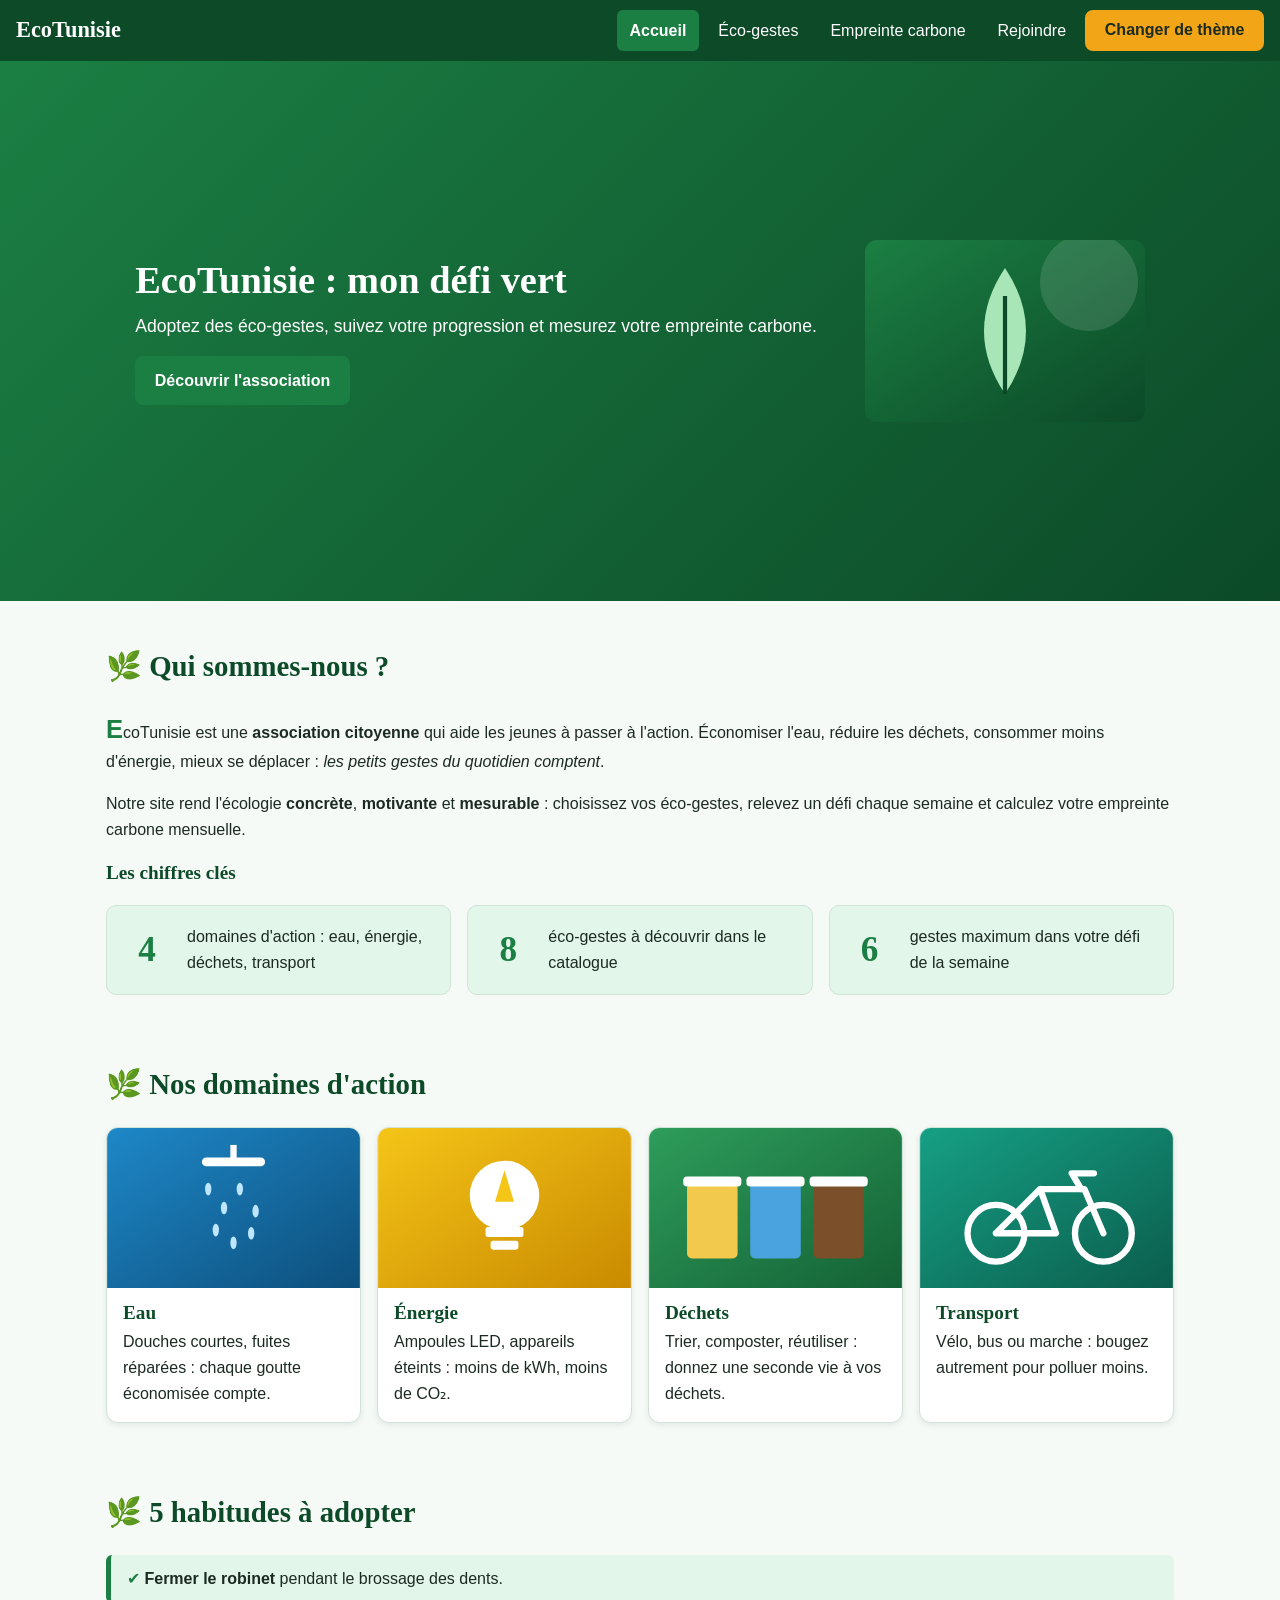
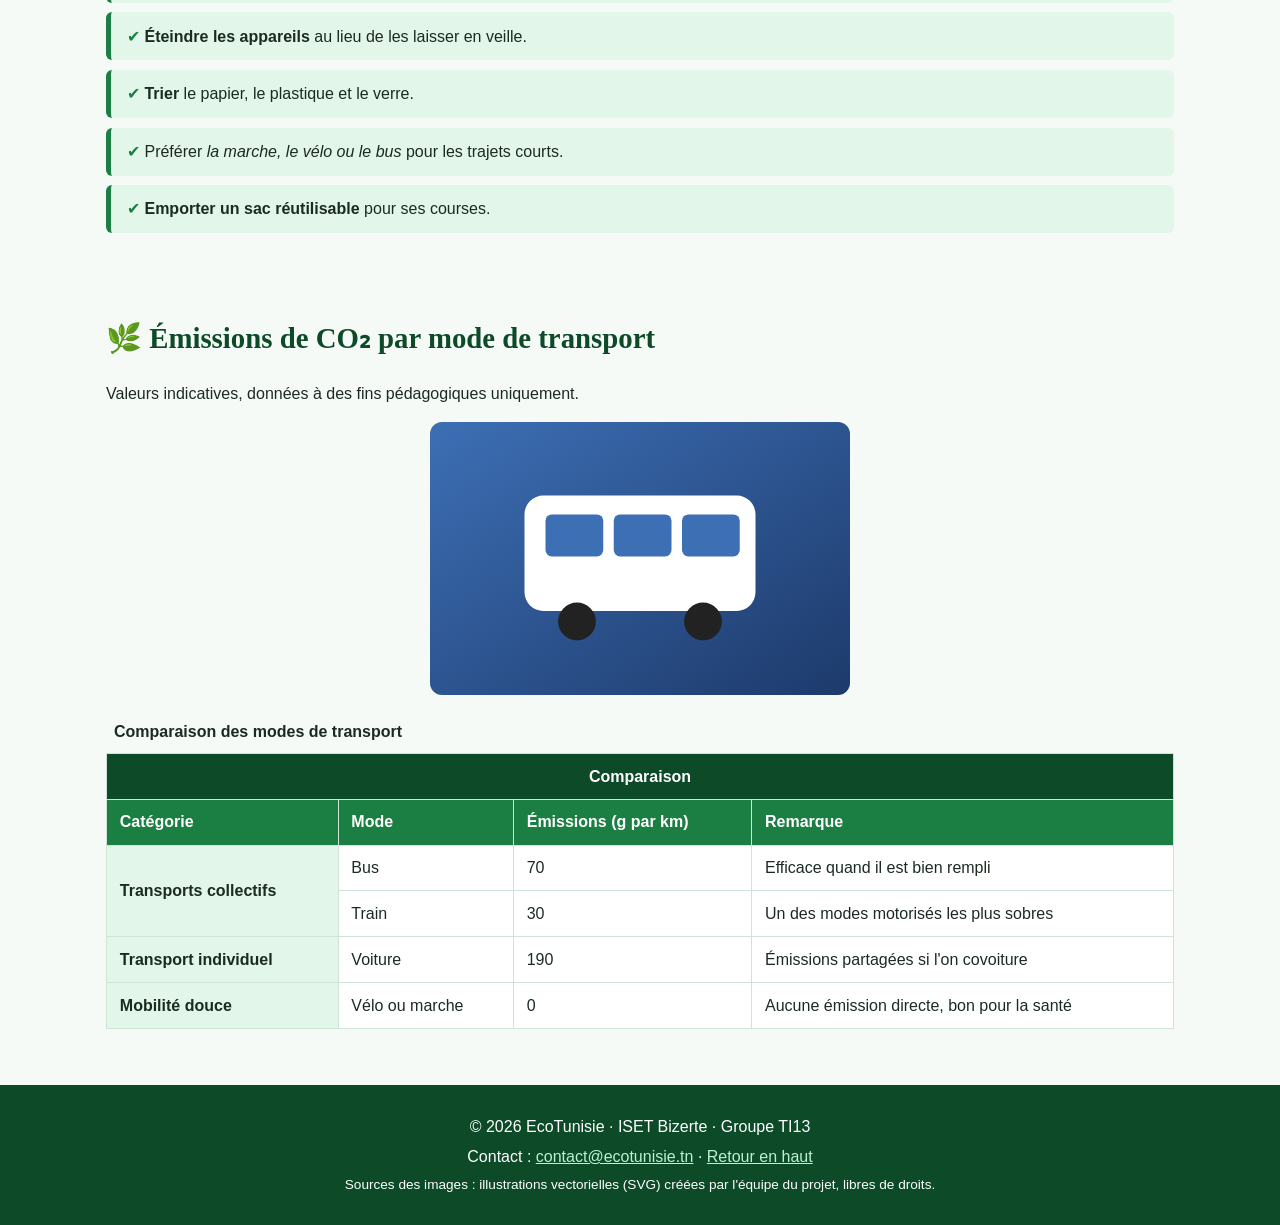
<file: projet_TI13/index.html>
<!DOCTYPE html>
<html lang="fr">
<head>
  <meta charset="UTF-8">
  <meta name="viewport" content="width=device-width, initial-scale=1.0">
  <title>EcoTunisie · Accueil</title>
  <meta name="description" content="EcoTunisie : l'association qui rend l'écologie concrète, motivante et mesurable. Découvrez des éco-gestes et mesurez votre empreinte carbone.">
  <link rel="stylesheet" href="css/style.css">
  <script src="js/script.js" defer></script>
</head>
<body data-racine="">

  <header class="entete">
    <a class="logo" href="index.html">EcoTunisie</a>
    <nav aria-label="Navigation principale">
      <ul id="menu" class="menu">
        <li><a href="index.html" aria-current="page">Accueil</a></li>
        <li><a href="pages/gestes.html">Éco-gestes</a></li>
        <li><a href="pages/empreinte.html">Empreinte carbone</a></li>
        <li><a href="pages/rejoindre.html">Rejoindre</a></li>
        <li><button type="button" id="btn-theme" class="btn btn-theme">Changer de thème</button></li>
      </ul>
    </nav>
  </header>   

  <main>
    <section class="bandeau" id="haut">
      <div class="bandeau-contenu">
        <h1>EcoTunisie : mon défi vert</h1>
        <p>Adoptez des éco-gestes, suivez votre progression et mesurez votre empreinte carbone.</p>
        <a class="btn" href="#association">Découvrir l'association</a>
      </div>
      <img src="images/hero.svg" alt="Feuille verte stylisée, symbole de l'écologie" class="bandeau-image">
    </section>

    <section id="association" class="contenu">
      <h2>Qui sommes-nous ?</h2>
      <p>EcoTunisie est une <strong>association citoyenne</strong> qui aide les jeunes à passer à l'action. Économiser l'eau, réduire les déchets, consommer moins d'énergie, mieux se déplacer : <em>les petits gestes du quotidien comptent</em>.</p>
      <p>Notre site rend l'écologie <strong>concrète</strong>, <strong>motivante</strong> et <strong>mesurable</strong> : choisissez vos éco-gestes, relevez un défi chaque semaine et calculez votre empreinte carbone mensuelle.</p>

      <h3>Les chiffres clés</h3>
      <div class="chiffres">
        <div class="chiffre"><span class="chiffre-valeur">4</span><span>domaines d'action : eau, énergie, déchets, transport</span></div>
        <div class="chiffre"><span class="chiffre-valeur">8</span><span>éco-gestes à découvrir dans le catalogue</span></div>
        <div class="chiffre"><span class="chiffre-valeur">6</span><span>gestes maximum dans votre défi de la semaine</span></div>
      </div>
    </section>

    <section class="contenu" id="domaines">
      <h2>Nos domaines d'action</h2>
      <div class="grille-simple">
        <article class="carte">
          <img src="images/douche.svg" alt="Pomme de douche et gouttes d'eau">
          <div class="carte-corps">
            <h3>Eau</h3>
            <p>Douches courtes, fuites réparées : chaque goutte économisée compte.</p>
          </div>
        </article>
        <article class="carte">
          <img src="images/ampoule.svg" alt="Ampoule électrique allumée">
          <div class="carte-corps">
            <h3>Énergie</h3>
            <p>Ampoules LED, appareils éteints : moins de kWh, moins de CO₂.</p>
          </div>
        </article>
        <article class="carte">
          <img src="images/tri.svg" alt="Trois bacs de tri sélectif colorés">
          <div class="carte-corps">
            <h3>Déchets</h3>
            <p>Trier, composter, réutiliser : donnez une seconde vie à vos déchets.</p>
          </div>
        </article>
        <article class="carte">
          <img src="images/velo.svg" alt="Vélo, un mode de transport sans émission">
          <div class="carte-corps">
            <h3>Transport</h3>
            <p>Vélo, bus ou marche : bougez autrement pour polluer moins.</p>
          </div>
        </article>
      </div>
    </section>

    <section class="contenu" id="habitudes">
      <h2>5 habitudes à adopter</h2>
      <ul class="liste-habitudes">
        <li><strong>Fermer le robinet</strong> pendant le brossage des dents.</li>
        <li><strong>Éteindre les appareils</strong> au lieu de les laisser en veille.</li>
        <li><strong>Trier</strong> le papier, le plastique et le verre.</li>
        <li>Préférer <em>la marche, le vélo ou le bus</em> pour les trajets courts.</li>
        <li><strong>Emporter un sac réutilisable</strong> pour ses courses.</li>
      </ul>
    </section>

    <section class="contenu" id="transports">
      <h2>Émissions de CO₂ par mode de transport</h2>
      <p>Valeurs indicatives, données à des fins pédagogiques uniquement.</p>
      <img src="images/bus.svg" alt="Autobus, exemple de transport collectif" class="image-section">
      <div class="tableau-conteneur">
        <table>
          <caption>Comparaison des modes de transport</caption>
          <thead>
            <tr>
              <th colspan="4">Comparaison</th>
            </tr>
            <tr>
              <th scope="col">Catégorie</th>
              <th scope="col">Mode</th>
              <th scope="col">Émissions (g par km)</th>
              <th scope="col">Remarque</th>
            </tr>
          </thead>
          <tbody>
            <tr>
              <th scope="row" rowspan="2">Transports collectifs</th>
              <td>Bus</td>
              <td>70</td>
              <td>Efficace quand il est bien rempli</td>
            </tr>
            <tr>
              <td>Train</td>
              <td>30</td>
              <td>Un des modes motorisés les plus sobres</td>
            </tr>
            <tr>
              <th scope="row">Transport individuel</th>
              <td>Voiture</td>
              <td>190</td>
              <td>Émissions partagées si l'on covoiture</td>
            </tr>
            <tr>
              <th scope="row">Mobilité douce</th>
              <td>Vélo ou marche</td>
              <td>0</td>
              <td>Aucune émission directe, bon pour la santé</td>
            </tr>
          </tbody>
        </table>
      </div>
    </section>
  </main>

  <footer class="pied">
    <p>&copy; 2026 EcoTunisie · ISET Bizerte · Groupe TI13</p>
    <p>Contact : <a href="mailto:contact@ecotunisie.tn">contact@ecotunisie.tn</a> · <a href="#haut">Retour en haut</a></p>
    <p class="source">Sources des images : illustrations vectorielles (SVG) créées par l'équipe du projet, libres de droits.</p>
  </footer>

</body>
</html>
</file>
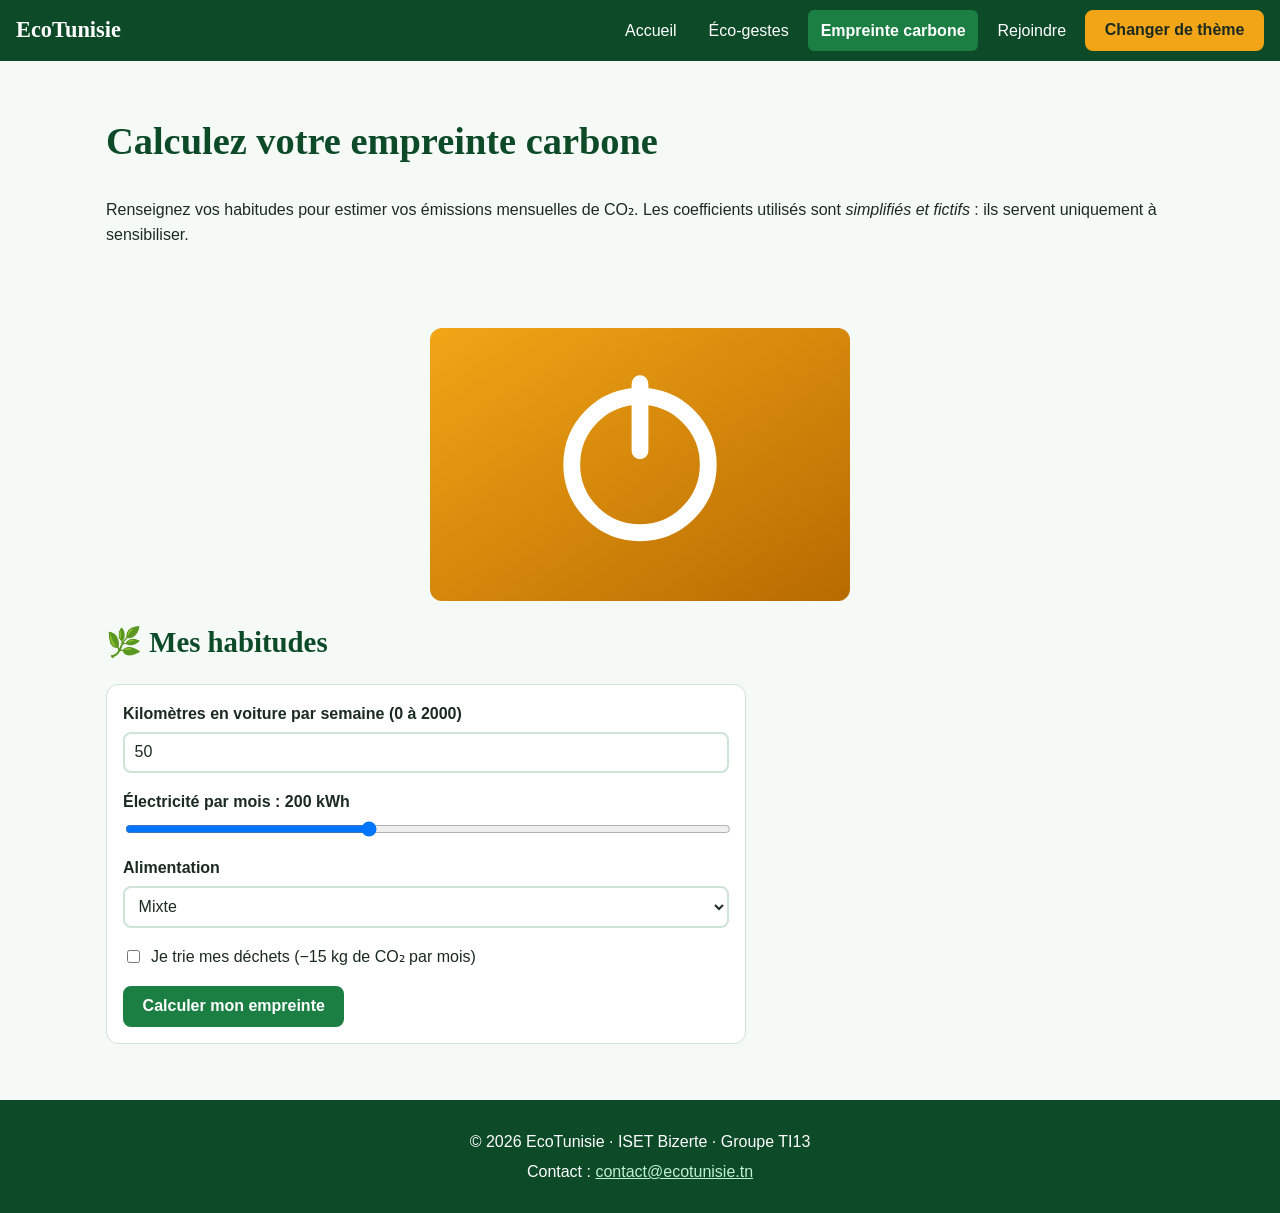
<file: projet_TI13/pages/empreinte.html>
<!DOCTYPE html>
<html lang="fr">
<head>
  <meta charset="UTF-8">
  <meta name="viewport" content="width=device-width, initial-scale=1.0">
  <title>EcoTunisie · Calculateur d'empreinte carbone</title>
  <meta name="description" content="Estimez votre empreinte carbone mensuelle selon vos trajets en voiture, votre consommation d'électricité, votre alimentation et votre tri des déchets.">
  <link rel="stylesheet" href="../css/style.css">
  <script src="../js/script.js" defer></script>
</head>
<body data-racine="../">

  <header class="entete">
    <a class="logo" href="../index.html">EcoTunisie</a>
    <nav aria-label="Navigation principale">
      <ul id="menu" class="menu">
        <li><a href="../index.html">Accueil</a></li>
        <li><a href="gestes.html">Éco-gestes</a></li>
        <li><a href="empreinte.html" aria-current="page">Empreinte carbone</a></li>
        <li><a href="rejoindre.html">Rejoindre</a></li>
        <li><button type="button" id="btn-theme" class="btn btn-theme">Changer de thème</button></li>
      </ul>
    </nav>
  </header>

  <main>
    <section class="contenu">
      <h1>Calculez votre empreinte carbone</h1>
      <p>Renseignez vos habitudes pour estimer vos émissions mensuelles de CO₂. Les coefficients utilisés sont <em>simplifiés et fictifs</em> : ils servent uniquement à sensibiliser.</p>
    </section>

    <section class="contenu calculateur" aria-labelledby="titre-calcul">
      <img src="../images/veille.svg" alt="Bouton marche-arrêt symbolisant la consommation d'énergie" class="image-section">

      <h2 id="titre-calcul">Mes habitudes</h2>
      <form id="form-empreinte" novalidate>

        <div class="champ">
          <label for="km">Kilomètres en voiture par semaine (0 à 2000)</label>
          <input type="number" id="km" name="km" min="0" max="2000" value="50">
        </div>

        <div class="champ">
          <label for="kwh">Électricité par mois : <output id="kwh-valeur" for="kwh">200</output> kWh</label>
          <input type="range" id="kwh" name="kwh" min="0" max="500" step="1" value="200">
        </div>

        <div class="champ">
          <label for="alimentation">Alimentation</label>
          <select id="alimentation" name="alimentation">
            <option value="60">Végétarienne</option>
            <option value="120" selected>Mixte</option>
            <option value="200">Viande régulière</option>
          </select>
        </div>

        <div class="champ champ-case">
          <input type="checkbox" id="tri" name="tri">
          <label for="tri">Je trie mes déchets (−15 kg de CO₂ par mois)</label>
        </div>

        <p id="erreur-empreinte" class="message erreur cachee" role="alert"></p>

        <div class="boutons">
          <button type="submit" class="btn">Calculer mon empreinte</button>
        </div>
      </form>

      <div id="resultat" class="resultat cachee" role="status" aria-live="polite">
        <h2>Votre résultat</h2>
        <p class="resultat-valeur"><span id="resultat-valeur">0.0</span> kg CO₂ par mois</p>
        <p id="resultat-categorie" class="resultat-categorie"></p>
        <p id="resultat-conseil"></p>
      </div>
    </section>
  </main>

  <footer class="pied">
    <p>&copy; 2026 EcoTunisie · ISET Bizerte · Groupe TI13</p>
    <p>Contact : <a href="mailto:contact@ecotunisie.tn">contact@ecotunisie.tn</a></p>
  </footer>

</body>
</html>
</file>
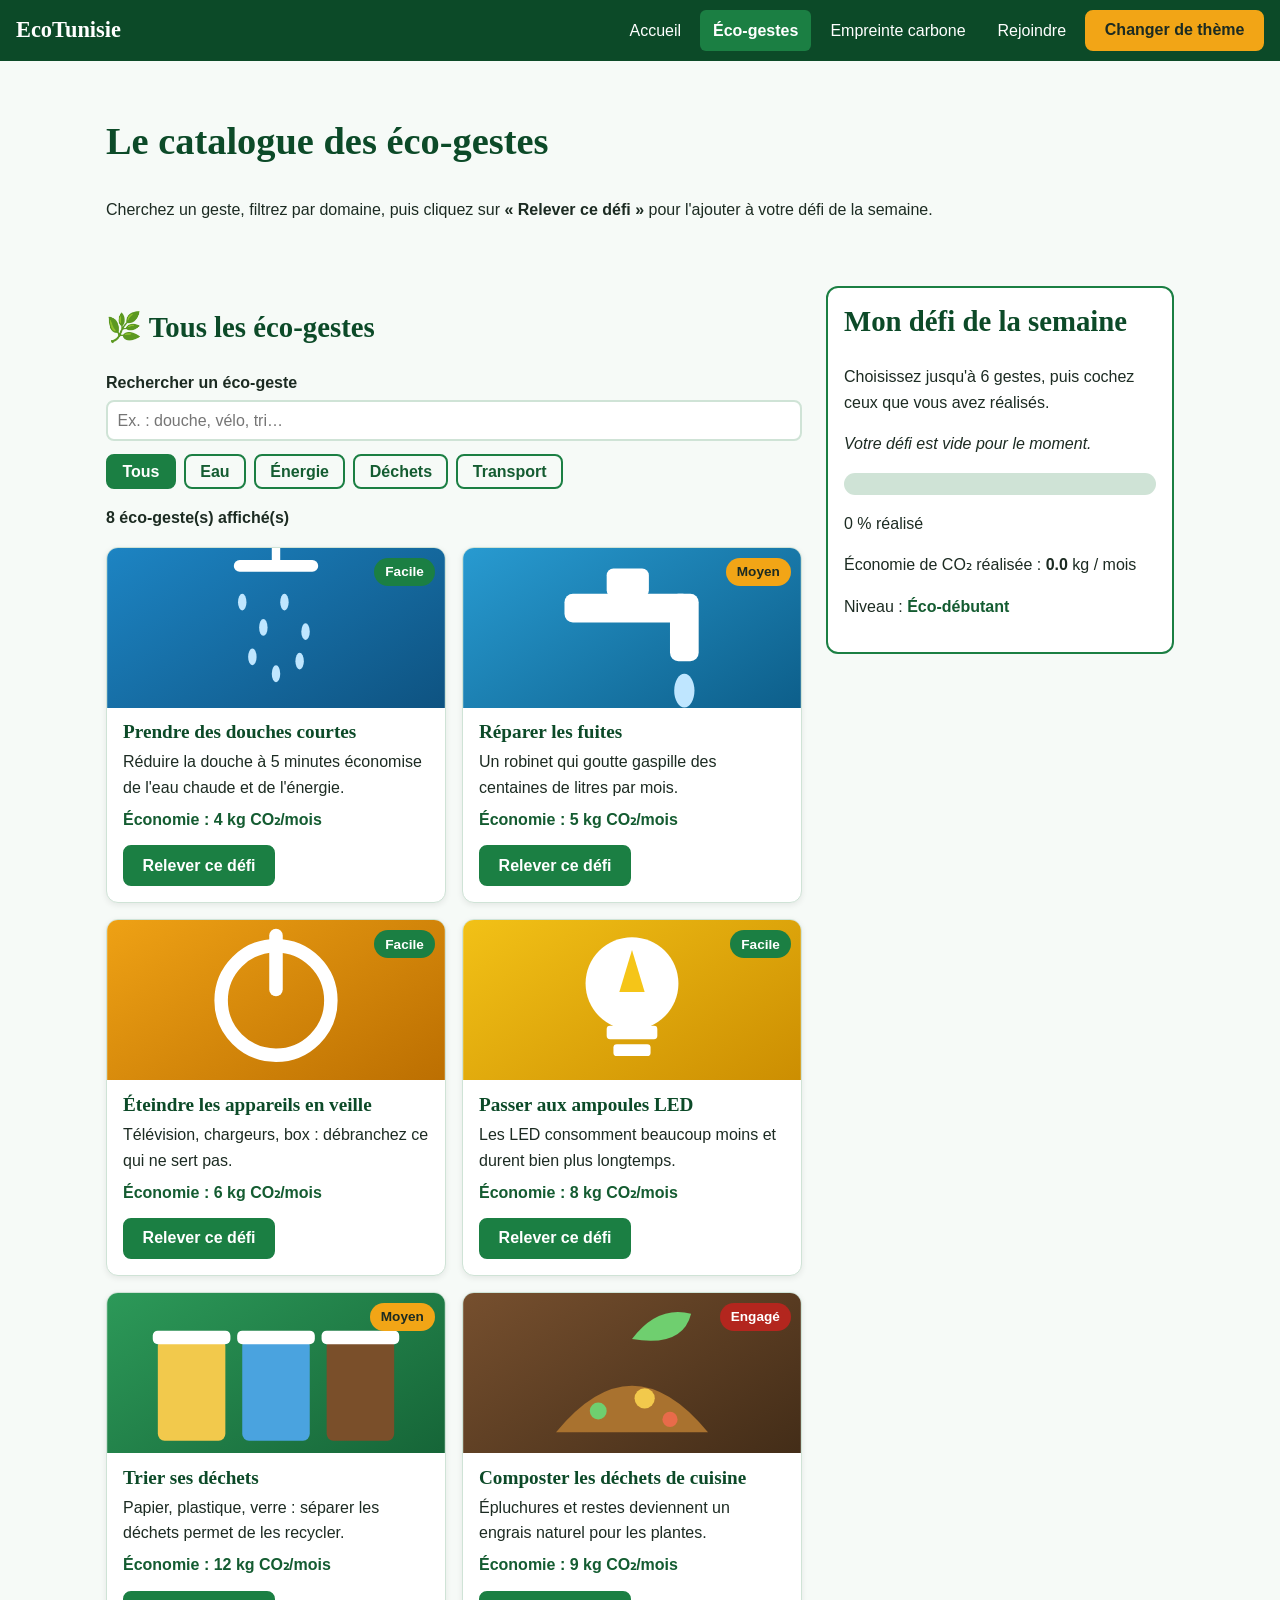
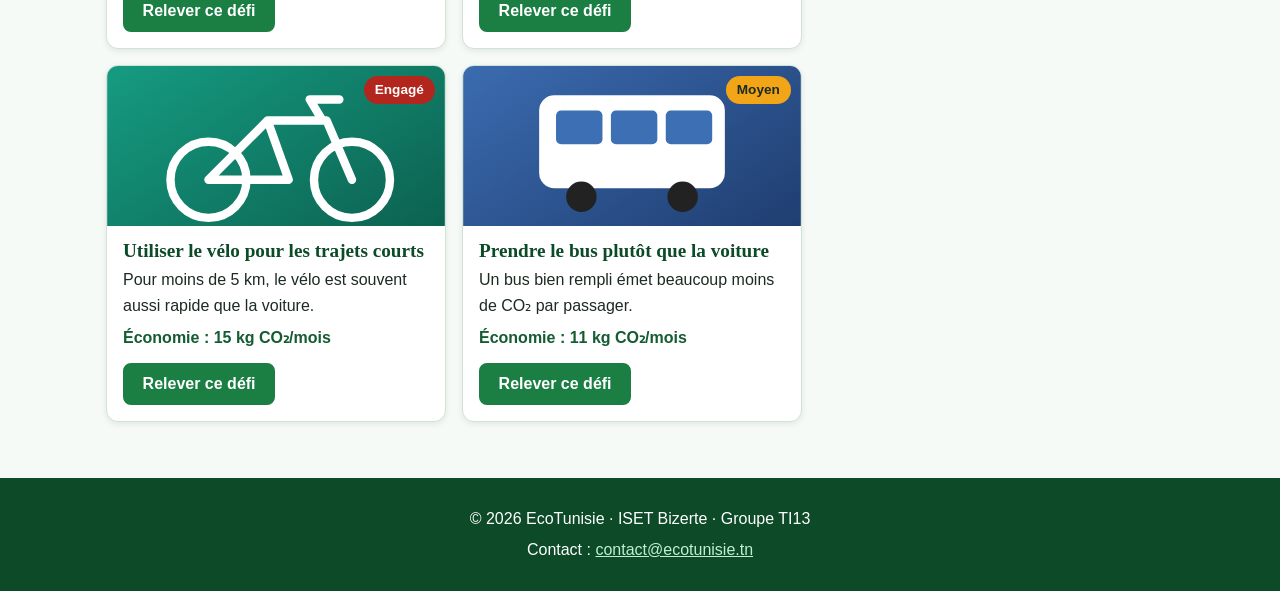
<file: projet_TI13/pages/gestes.html>
<!DOCTYPE html>
<html lang="fr">
<head>
  <meta charset="UTF-8">
  <meta name="viewport" content="width=device-width, initial-scale=1.0">
  <title>EcoTunisie · Catalogue des éco-gestes</title>
  <meta name="description" content="Parcourez le catalogue des éco-gestes EcoTunisie, filtrez par domaine et composez votre défi de la semaine avec barre de progression.">
  <link rel="stylesheet" href="../css/style.css">
  <script src="../js/script.js" defer></script>
</head>
<body data-racine="../">

  <header class="entete">
    <a class="logo" href="../index.html">EcoTunisie</a>
    <nav aria-label="Navigation principale">
      <ul id="menu" class="menu">
        <li><a href="../index.html">Accueil</a></li>
        <li><a href="gestes.html" aria-current="page">Éco-gestes</a></li>
        <li><a href="empreinte.html">Empreinte carbone</a></li>
        <li><a href="rejoindre.html">Rejoindre</a></li>
        <li><button type="button" id="btn-theme" class="btn btn-theme">Changer de thème</button></li>
      </ul>
    </nav>
  </header>

  <main>
    <section class="contenu">
      <h1>Le catalogue des éco-gestes</h1>
      <p>Cherchez un geste, filtrez par domaine, puis cliquez sur <strong>« Relever ce défi »</strong> pour l'ajouter à votre défi de la semaine.</p>
    </section>

    <div class="disposition-gestes contenu">

      <section aria-labelledby="titre-catalogue">
        <h2 id="titre-catalogue">Tous les éco-gestes</h2>

        <div class="outils">
          <label for="recherche">Rechercher un éco-geste</label>
          <input type="search" id="recherche" placeholder="Ex. : douche, vélo, tri…" autocomplete="off">

          <div id="filtres" class="filtres" role="group" aria-label="Filtrer par domaine">
            <button type="button" class="btn-filtre actif" data-domaine="Tous" aria-pressed="true">Tous</button>
            <button type="button" class="btn-filtre" data-domaine="Eau" aria-pressed="false">Eau</button>
            <button type="button" class="btn-filtre" data-domaine="Énergie" aria-pressed="false">Énergie</button>
            <button type="button" class="btn-filtre" data-domaine="Déchets" aria-pressed="false">Déchets</button>
            <button type="button" class="btn-filtre" data-domaine="Transport" aria-pressed="false">Transport</button>
          </div>
          <p id="compteur" class="compteur" role="status" aria-live="polite"></p>
        </div>

        <p id="aucun-resultat" class="message erreur cachee">Aucun éco-geste trouvé</p>
        <div id="catalogue" class="grille-cartes"></div>
      </section>

      <aside id="panneau-defi" class="panneau" aria-labelledby="titre-defi">
        <h2 id="titre-defi">Mon défi de la semaine</h2>
        <p>Choisissez jusqu'à 6 gestes, puis cochez ceux que vous avez réalisés.</p>

        <p id="message-defi" class="message cachee" role="status" aria-live="polite"></p>

        <p id="defi-vide" class="defi-vide">Votre défi est vide pour le moment.</p>
        <ul id="liste-defi" class="liste-defi"></ul>

        <div class="progression">
          <div id="barre" class="barre" role="progressbar" aria-valuemin="0" aria-valuemax="100" aria-valuenow="0" aria-label="Progression du défi">
            <div id="barre-remplie" class="barre-remplie"></div>
          </div>
          <p id="texte-progression">0 % réalisé</p>
        </div>

        <p>Économie de CO₂ réalisée : <strong id="total-co2">0.0</strong> kg / mois</p>
        <p>Niveau : <strong id="niveau" class="niveau">Éco-débutant</strong></p>
      </aside>

    </div>
  </main>

  <footer class="pied">
    <p>&copy; 2026 EcoTunisie · ISET Bizerte · Groupe TI13</p>
    <p>Contact : <a href="mailto:contact@ecotunisie.tn">contact@ecotunisie.tn</a></p>
  </footer>

</body>
</html>
</file>
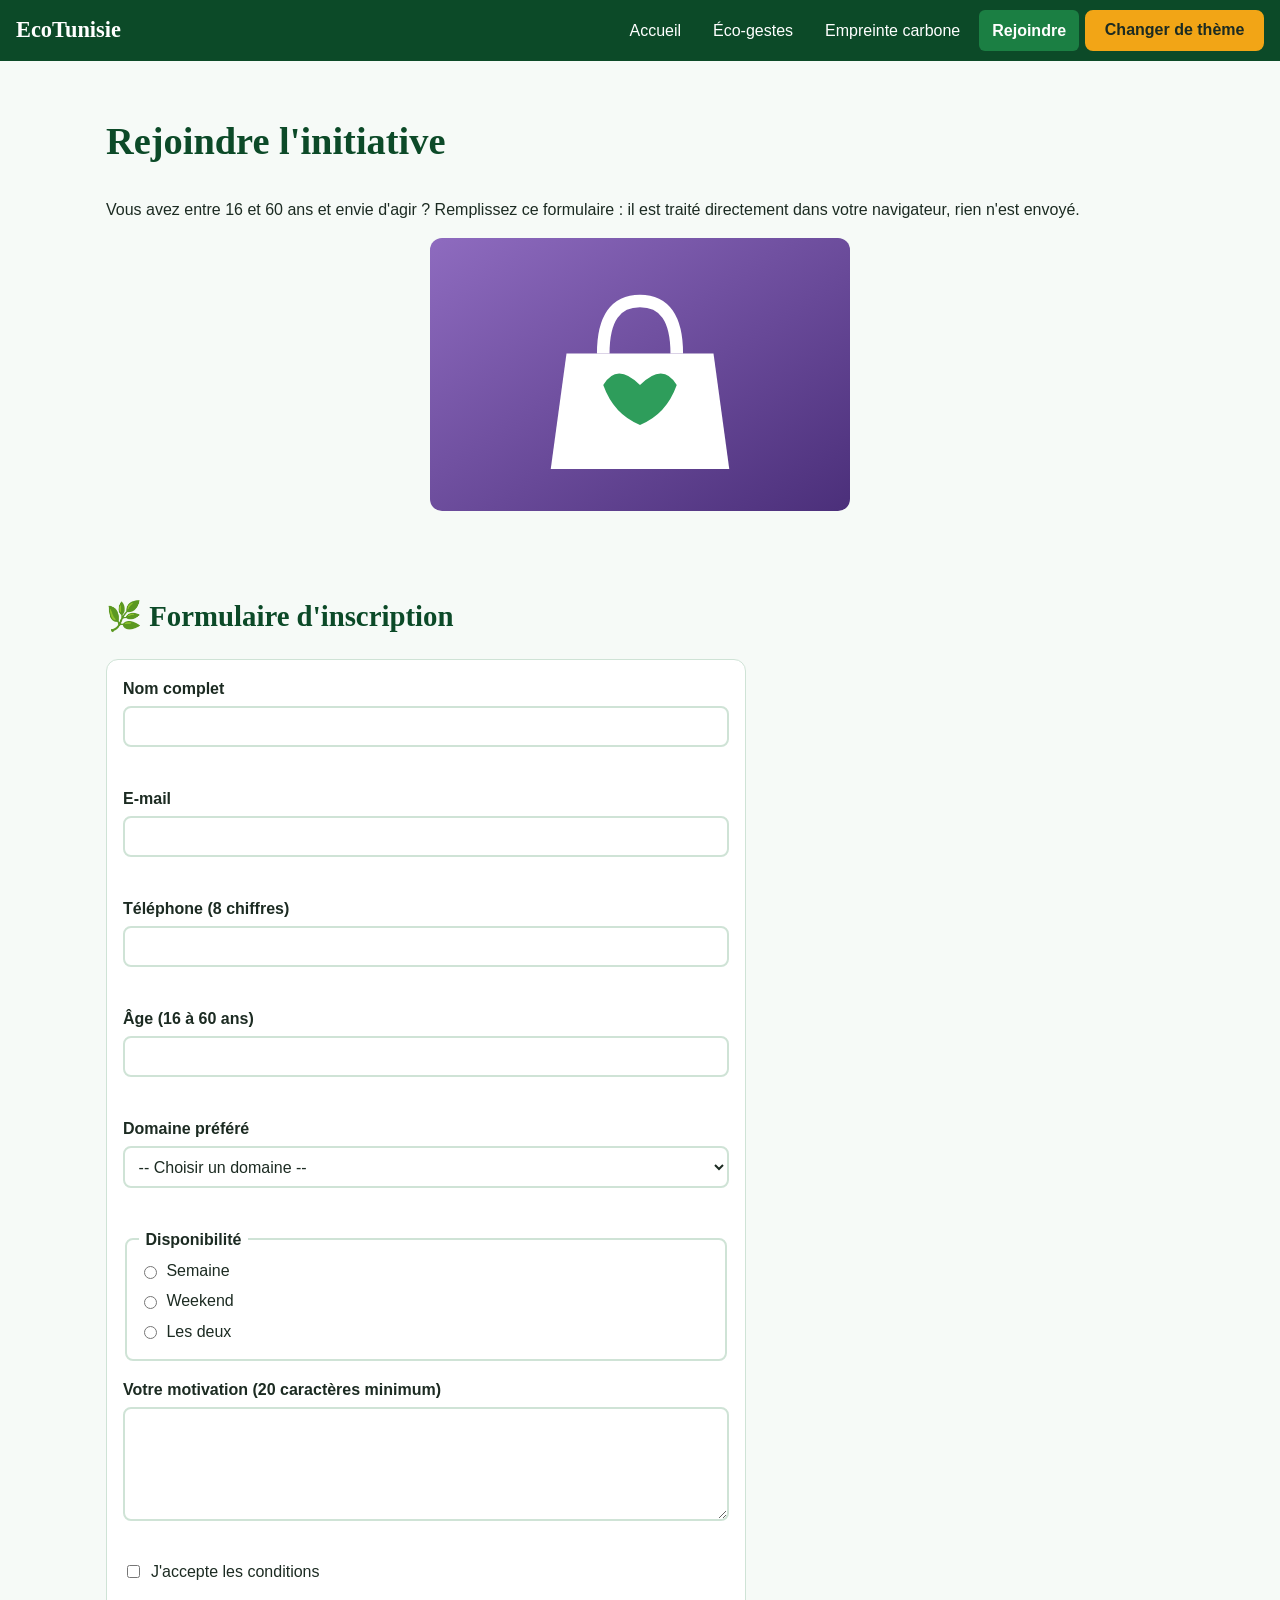
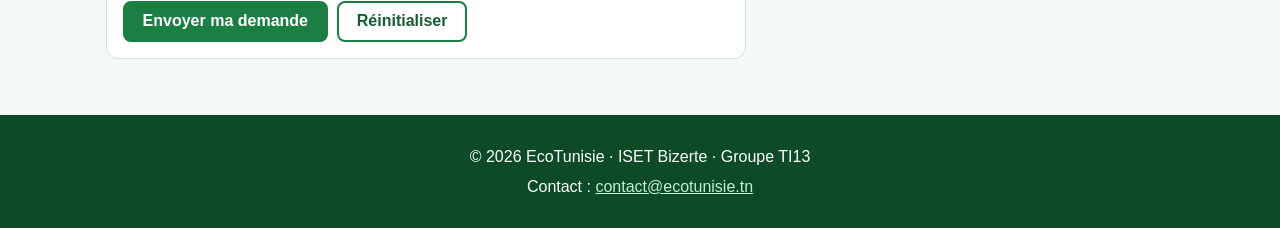
<file: projet_TI13/pages/rejoindre.html>
<!DOCTYPE html>
<html lang="fr">
<head>
  <meta charset="UTF-8">
  <meta name="viewport" content="width=device-width, initial-scale=1.0">
  <title>EcoTunisie · Rejoindre l'initiative</title>
  <meta name="description" content="Rejoignez l'association EcoTunisie : remplissez le formulaire d'inscription et participez aux actions citoyennes pour l'environnement.">
  <link rel="stylesheet" href="../css/style.css">
  <script src="../js/script.js" defer></script>
</head>
<body data-racine="../">

  <header class="entete">
    <a class="logo" href="../index.html">EcoTunisie</a>
    <nav aria-label="Navigation principale">
      <ul id="menu" class="menu">
        <li><a href="../index.html">Accueil</a></li>
        <li><a href="gestes.html">Éco-gestes</a></li>
        <li><a href="empreinte.html">Empreinte carbone</a></li>
        <li><a href="rejoindre.html" aria-current="page">Rejoindre</a></li>
        <li><button type="button" id="btn-theme" class="btn btn-theme">Changer de thème</button></li>
      </ul>
    </nav>
  </header>

  <main>
    <section class="contenu">
      <h1>Rejoindre l'initiative</h1>
      <p>Vous avez entre 16 et 60 ans et envie d'agir ? Remplissez ce formulaire : il est traité directement dans votre navigateur, rien n'est envoyé.</p>
      <img src="../images/sac.svg" alt="Sac réutilisable orné d'une feuille verte" class="image-section">
    </section>

    <section class="contenu" aria-labelledby="titre-form">
      <h2 id="titre-form">Formulaire d'inscription</h2>

      <p id="message-form" class="message cachee" role="status" aria-live="polite"></p>

      <form id="form-rejoindre" novalidate>

        <div class="champ">
          <label for="nom">Nom complet</label>
          <input type="text" id="nom" name="nom" autocomplete="name">
          <span id="erreur-nom" class="erreur-champ" role="alert"></span>
        </div>

        <div class="champ">
          <label for="email">E-mail</label>
          <input type="email" id="email" name="email" autocomplete="email">
          <span id="erreur-email" class="erreur-champ" role="alert"></span>
        </div>

        <div class="champ">
          <label for="telephone">Téléphone (8 chiffres)</label>
          <input type="tel" id="telephone" name="telephone" autocomplete="tel">
          <span id="erreur-telephone" class="erreur-champ" role="alert"></span>
        </div>

        <div class="champ">
          <label for="age">Âge (16 à 60 ans)</label>
          <input type="number" id="age" name="age" min="16" max="60">
          <span id="erreur-age" class="erreur-champ" role="alert"></span>
        </div>

        <div class="champ">
          <label for="domaine">Domaine préféré</label>
          <select id="domaine" name="domaine">
            <option value="">-- Choisir un domaine --</option>
            <option value="Eau">Eau</option>
            <option value="Énergie">Énergie</option>
            <option value="Déchets">Déchets</option>
            <option value="Transport">Transport</option>
          </select>
          <span id="erreur-domaine" class="erreur-champ" role="alert"></span>
        </div>

        <fieldset id="dispo" class="groupe-radio">
          <legend>Disponibilité</legend>
          <div class="option-radio">
            <input type="radio" id="dispo-semaine" name="dispo" value="Semaine">
            <label for="dispo-semaine">Semaine</label>
          </div>
          <div class="option-radio">
            <input type="radio" id="dispo-weekend" name="dispo" value="Weekend">
            <label for="dispo-weekend">Weekend</label>
          </div>
          <div class="option-radio">
            <input type="radio" id="dispo-les-deux" name="dispo" value="Les deux">
            <label for="dispo-les-deux">Les deux</label>
          </div>
          <span id="erreur-dispo" class="erreur-champ" role="alert"></span>
        </fieldset>

        <div class="champ">
          <label for="motivation">Votre motivation (20 caractères minimum)</label>
          <textarea id="motivation" name="motivation" rows="5"></textarea>
          <span id="erreur-motivation" class="erreur-champ" role="alert"></span>
        </div>

        <div class="champ champ-case">
          <input type="checkbox" id="conditions" name="conditions">
          <label for="conditions">J'accepte les conditions</label>
        </div>
        <span id="erreur-conditions" class="erreur-champ" role="alert"></span>

        <div class="boutons">
          <button type="submit" class="btn">Envoyer ma demande</button>
          <button type="reset" class="btn btn-secondaire" id="btn-reset-form">Réinitialiser</button>
        </div>
      </form>
    </section>
  </main>

  <footer class="pied">
    <p>&copy; 2026 EcoTunisie · ISET Bizerte · Groupe TI13</p>
    <p>Contact : <a href="mailto:contact@ecotunisie.tn">contact@ecotunisie.tn</a></p>
  </footer>

</body>
</html>
</file>
<file: projet_TI13/css/style.css>
/* ==========================================================
   EcoTunisie · feuille de style unique (mobile first)
   ========================================================== */

/* ---------- Base et variables ---------- */
* { box-sizing: border-box; }

:root {
  --vert: #1b7f43;
  --vert-fonce: #0c4a28;
  --vert-clair: #e3f6ea;
  --accent: #f2a516;
  --rouge: #b3261e;
  --texte: #1c2b22;
  --fond: #f6faf7;
  --carte: #ffffff;
  --bordure: #cfe3d6;
  --lien: #145c31;
  --blanc: #ffffff;
}

/* Thème sombre : on redéfinit seulement les variables */
.sombre {
  --texte: #e8f1ea;
  --fond: #0f1a14;
  --carte: #1a2a20;
  --bordure: #34503f;
  --lien: #86e3a8;
  --vert-clair: #20382a;
}

html { scroll-behavior: smooth; }

body {
  margin: 0;
  font-family: "Segoe UI", Tahoma, Arial, sans-serif;
  font-size: 1rem;
  line-height: 1.6;
  color: var(--texte);
  background-color: var(--fond);
  transition: background-color 0.3s, color 0.3s;
}

h1, h2, h3 {
  font-family: Georgia, "Times New Roman", serif;
  line-height: 1.25;
  color: var(--vert-fonce);
}

.sombre h1, .sombre h2, .sombre h3 { color: #a8e6b8; }

h1 { font-size: 1.9rem; }
h2 { font-size: 1.5rem; }
h3 { font-size: 1.2rem; }

img { max-width: 100%; height: auto; display: block; }

a { color: var(--lien); }

/* Pseudo-classes de focus : navigation clavier visible */
a:focus, button:focus, input:focus, select:focus, textarea:focus {
  outline: 3px solid var(--accent);
  outline-offset: 2px;
}

/* ---------- En-tête et menu (Flexbox + sticky) ---------- */
.entete {
  position: sticky;
  top: 0;
  z-index: 100;
  display: flex;
  flex-wrap: wrap;
  justify-content: space-between;
  align-items: center;
  gap: 0.5rem 1rem;
  padding: 0.6rem 1rem;
  background-color: var(--vert-fonce);
}

.logo {
  color: var(--blanc);
  font-family: Georgia, serif;
  font-size: 1.4rem;
  font-weight: bold;
  text-decoration: none;
}

.entete nav { flex-basis: 100%; }

.menu {
  display: flex;
  flex-wrap: wrap;
  align-items: center;
  gap: 0.4rem;
  list-style: none;
  margin: 0.6rem 0 0;
  padding: 0;
}

.menu li > a {
  display: block;
  padding: 0.5rem 0.8rem;
  border-radius: 6px;
  color: var(--blanc);
  text-decoration: none;
  transition: background-color 0.2s;
}

nav a:hover { background-color: var(--vert); }
nav a[aria-current="page"] { background-color: var(--vert); font-weight: bold; }
.menu li:first-child a { margin-left: 0; }

/* ---------- Contenu général ---------- */
.contenu {
  max-width: 1100px;
  margin: 0 auto;
  padding: 1.5rem 1rem;
}

section > h2::before {
  content: "\1F33F\00a0";
}

.disposition-gestes { display: grid; gap: 1.5rem; }

/* ---------- Bandeau d'accueil (centré avec Flexbox) ---------- */
.bandeau {
  display: flex;
  flex-direction: column;
  justify-content: center;
  align-items: center;
  gap: 1rem;
  min-height: 60vh;
  padding: 2rem 1rem;
  text-align: center;
  color: var(--blanc);
  background: linear-gradient(135deg, var(--vert), var(--vert-fonce));
}

.bandeau h1 { color: var(--blanc); margin: 0 0 0.5rem; }
.sombre .bandeau h1 { color: var(--blanc); }
.bandeau p { margin: 0 0 1rem; font-size: 1.1rem; }
.bandeau-image { width: 220px; border-radius: 12px; }

.bandeau-contenu { animation: apparition 0.8s ease-out; }

@keyframes apparition {
  from { opacity: 0; transform: translateY(20px); }
  to   { opacity: 1; transform: translateY(0); }
}

/* Première lettre du premier paragraphe de présentation */
#association p:first-of-type::first-letter {
  font-size: 1.6rem;
  font-weight: bold;
  color: var(--vert);
}

/* ---------- Chiffres clés ---------- */
.chiffres { display: grid; gap: 1rem; }

.chiffre {
  display: flex;
  align-items: center;
  gap: 1rem;
  padding: 1rem;
  border: 1px solid var(--bordure);
  border-radius: 10px;
  background-color: var(--vert-clair);
}

.chiffre-valeur {
  font-family: Georgia, serif;
  font-size: 2.2rem;
  font-weight: bold;
  color: var(--vert);
  min-width: 3rem;
  text-align: center;
}

.sombre .chiffre-valeur { color: #86e3a8; }

/* ---------- Boutons ---------- */
.btn,
.btn-filtre {
  display: inline-block;
  padding: 0.6rem 1.1rem;
  border: 2px solid var(--vert);
  border-radius: 8px;
  background-color: var(--vert);
  color: var(--blanc);
  font-size: 1rem;
  font-weight: 600;
  text-decoration: none;
  cursor: pointer;
  transition: transform 0.2s, background-color 0.2s;
}

.btn:hover, .btn-filtre:hover {
  transform: scale(1.05);
  background-color: var(--vert-fonce);
  border-color: var(--vert-fonce);
}

.btn-secondaire {
  background-color: transparent;
  color: var(--lien);
}

.btn-secondaire:hover { color: var(--blanc); }

.btn-theme {
  background-color: var(--accent);
  border-color: var(--accent);
  color: #1c2b22;
}

.btn-theme:hover { background-color: #ffc23d; border-color: #ffc23d; }

.btn-filtre {
  background-color: transparent;
  color: var(--lien);
  padding: 0.4rem 0.9rem;
}

.btn-filtre.actif {
  background-color: var(--vert);
  color: var(--blanc);
}

/* ---------- Cartes (modèle de boîte) ---------- */
.grille-cartes,
.grille-simple {
  display: grid;
  grid-template-columns: repeat(auto-fit, minmax(250px, 1fr));
  gap: 1rem;
}

.carte {
  position: relative; /* parent du badge absolu */
  overflow: hidden;
  padding: 0;
  margin: 0;
  border: 1px solid var(--bordure);
  border-radius: 12px;
  background-color: var(--carte);
  box-shadow: 0 2px 6px rgba(0, 0, 0, 0.08);
  transition: transform 0.25s, box-shadow 0.25s;
}

.carte:hover {
  transform: scale(1.03);
  box-shadow: 0 8px 18px rgba(0, 0, 0, 0.18);
}

.carte img { width: 100%; height: 160px; object-fit: cover; }

.carte-corps, .carte > h3, .carte > p, .carte > .btn {
  margin-left: 1rem;
  margin-right: 1rem;
}

.carte-corps { padding: 0.8rem 0 1rem; margin: 0 1rem; }
.carte-corps h3 { margin: 0 0 0.3rem; }
.carte-corps p { margin: 0; }

.carte > h3 { margin-top: 0.8rem; margin-bottom: 0.3rem; }
.carte > p { margin-top: 0.2rem; margin-bottom: 0.4rem; }
.carte > .btn { margin-top: 0.4rem; margin-bottom: 1rem; }

.economie { font-weight: bold; color: var(--lien); }

/* Badges de difficulté (position absolue) */
.badge {
  position: absolute;
  top: 10px;
  right: 10px;
  padding: 0.2rem 0.7rem;
  border-radius: 999px;
  font-size: 0.85rem;
  font-weight: bold;
}

.badge-facile { background-color: #1b7f43; color: var(--blanc); }
.badge-moyen  { background-color: var(--accent); color: #1c2b22; }
.badge-engage { background-color: var(--rouge); color: var(--blanc); }

/* ---------- Images de section ---------- */
.image-section {
  width: 100%;
  max-width: 420px;
  margin: 1rem auto;
  border-radius: 12px;
}

/* ---------- Habitudes ---------- */
.liste-habitudes { padding-left: 0; list-style: none; }

.liste-habitudes > li {
  margin-bottom: 0.6rem;
  padding: 0.7rem 1rem;
  border-left: 5px solid var(--vert);
  border-radius: 6px;
  background-color: var(--vert-clair);
}

.liste-habitudes > li::before { content: "\2714\00a0"; color: var(--vert); }

/* ---------- Tableau ---------- */
.tableau-conteneur { overflow-x: auto; }

table {
  width: 100%;
  border-collapse: collapse;
  background-color: var(--carte);
}

caption { padding: 0.5rem; font-weight: bold; text-align: left; }

th, td {
  padding: 0.6rem 0.8rem;
  border: 1px solid var(--bordure);
  text-align: left;
}

thead th { background-color: var(--vert); color: var(--blanc); }
thead tr:first-child th { text-align: center; background-color: var(--vert-fonce); }
tbody th { background-color: var(--vert-clair); }
tbody tr:hover td { background-color: var(--vert-clair); }

/* ---------- Outils du catalogue ---------- */
.outils { margin-bottom: 1rem; }
.outils label { display: block; font-weight: 600; margin-bottom: 0.3rem; }

.filtres {
  display: flex;
  flex-wrap: wrap;
  gap: 0.5rem;
  margin: 0.8rem 0;
}

.compteur { font-weight: 600; }

/* ---------- Panneau « Mon défi de la semaine » ---------- */
.panneau {
  align-self: start;
  padding: 1rem;
  border: 2px solid var(--vert);
  border-radius: 12px;
  background-color: var(--carte);
}

.panneau h2 { margin-top: 0; }

.liste-defi { list-style: none; margin: 0 0 1rem; padding: 0; }

.liste-defi > li {
  display: flex;
  align-items: center;
  gap: 0.6rem;
  padding: 0.5rem 0;
  border-bottom: 1px solid var(--bordure);
}

.liste-defi label { display: flex; align-items: center; gap: 0.3rem; font-size: 0.9rem; }
.liste-defi .nom-geste { flex: 1; font-weight: 600; }

.btn-retirer {
  padding: 0.25rem 0.6rem;
  border: 1px solid var(--rouge);
  border-radius: 6px;
  background: transparent;
  color: var(--rouge);
  cursor: pointer;
  transition: transform 0.2s;
}

.sombre .btn-retirer { color: #ff9b94; border-color: #ff9b94; }
.btn-retirer:hover { transform: scale(1.08); }

.defi-vide { font-style: italic; }

/* Barre de progression : le remplissage est animé par une transition */
.barre {
  width: 100%;
  height: 22px;
  overflow: hidden;
  border-radius: 999px;
  background-color: var(--bordure);
}

.barre-remplie {
  width: 0;
  height: 100%;
  background: linear-gradient(90deg, var(--vert), #4cc77a);
  transition: width 0.6s ease;
}

.niveau { color: var(--lien); }

/* ---------- Formulaires ---------- */
form {
  max-width: 640px;
  padding: 1rem;
  border: 1px solid var(--bordure);
  border-radius: 12px;
  background-color: var(--carte);
}

.champ { display: flex; flex-direction: column; margin-bottom: 1rem; }
.champ label { font-weight: 600; margin-bottom: 0.3rem; }

.champ-case { flex-direction: row; align-items: center; gap: 0.5rem; }
.champ-case label { margin: 0; font-weight: normal; }

input[type="text"],
input[type="email"],
input[type="tel"],
input[type="number"],
input[type="search"],
select,
textarea {
  width: 100%;
  padding: 0.6rem;
  border: 2px solid var(--bordure);
  border-radius: 8px;
  background-color: var(--carte);
  color: var(--texte);
  font-family: inherit;
  font-size: 1rem;
}

input[type="email"]:focus { border-color: var(--vert); }
input[type="range"] { width: 100%; }

.groupe-radio {
  margin-bottom: 1rem;
  border: 2px solid var(--bordure);
  border-radius: 8px;
}

.groupe-radio legend { padding: 0 0.4rem; font-weight: 600; }
.option-radio { display: flex; align-items: center; gap: 0.4rem; margin-bottom: 0.3rem; }

.boutons { display: flex; flex-wrap: wrap; gap: 0.6rem; margin-top: 1rem; }

.erreur-champ {
  min-height: 1.2rem;
  margin-top: 0.2rem;
  color: var(--rouge);
  font-size: 0.9rem;
  font-weight: 600;
}

.sombre .erreur-champ { color: #ff9b94; }

/* ---------- Classes d'état utilisées par JavaScript ---------- */
.cachee { display: none; }

.invalide { border: 2px solid var(--rouge); }

.message {
  padding: 0.7rem 1rem;
  border-radius: 8px;
  font-weight: 600;
}

.succes { background-color: #d8f3e1; color: #0c4a28; border: 1px solid #1b7f43; }
.erreur { background-color: #fde4e2; color: #8a1a14; border: 1px solid var(--rouge); }

/* ---------- Résultat de l'empreinte ---------- */
.resultat {
  max-width: 640px;
  margin-top: 1.5rem;
  padding: 1rem;
  border: 2px solid var(--bordure);
  border-radius: 12px;
  background-color: var(--carte);
}

.resultat-valeur { font-size: 1.6rem; font-weight: bold; margin: 0.3rem 0; }

.resultat-categorie {
  display: inline-block;
  padding: 0.3rem 0.9rem;
  border-radius: 999px;
  font-weight: bold;
}

.categorie-faible  { background-color: #1b7f43; color: var(--blanc); }
.categorie-moyenne { background-color: var(--accent); color: #1c2b22; }
.categorie-elevee  { background-color: var(--rouge); color: var(--blanc); }

/* ---------- Pied de page ---------- */
.pied {
  margin-top: 2rem;
  padding: 1.5rem 1rem;
  text-align: center;
  background-color: var(--vert-fonce);
  color: var(--blanc);
}

.pied p { margin: 0.3rem 0; }
.pied a { color: #bff0cf; }
.pied .source { font-size: 0.85rem; }

/* ---------- Tablettes et ordinateurs (mobile first) ---------- */
@media (min-width: 768px) {
  h1 { font-size: 2.4rem; }
  h2 { font-size: 1.8rem; }

  .entete nav { flex-basis: auto; }
  .menu { margin: 0; }

  .bandeau { flex-direction: row; gap: 3rem; text-align: left; }
  .bandeau-image { width: 280px; }

  .chiffres { grid-template-columns: repeat(3, 1fr); }
}

@media (min-width: 992px) {
  .disposition-gestes { grid-template-columns: 2fr 1fr; }
  .panneau { position: sticky; top: 90px; }
}
</file>
